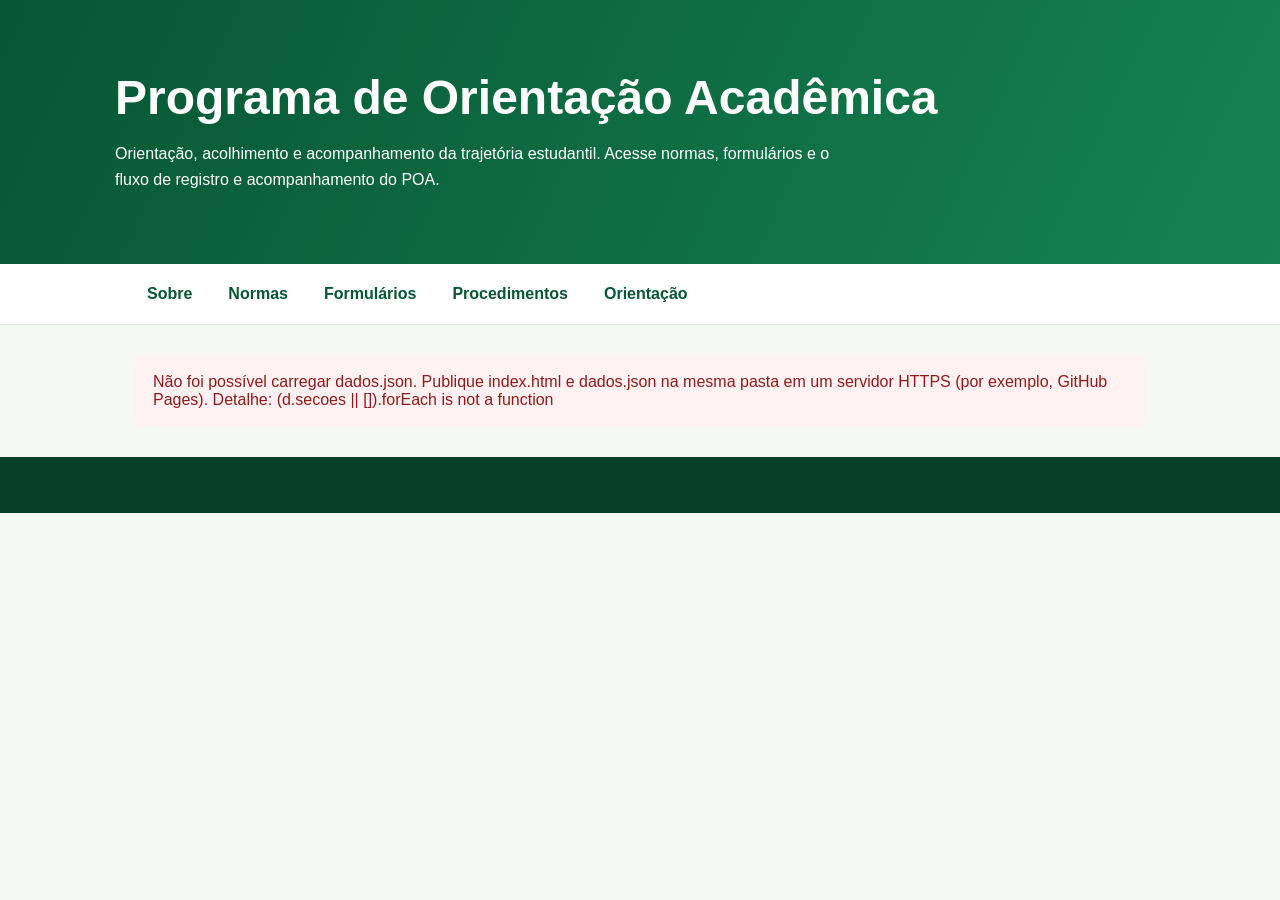
<file: index.html>
<!doctype html><html lang="pt-BR"><head><meta charset="utf-8"><meta name="viewport" content="width=device-width,initial-scale=1"><title>Programa de Orientação Acadêmica | Biomedicina UFPR</title><style>
:root{font-family:Arial,Helvetica,sans-serif;color:#173b2b;background:#f5f8f5}*{box-sizing:border-box}body{margin:0}header{background:linear-gradient(115deg,#075634,#168251);color:white;padding:54px max(22px,calc((100vw - 1050px)/2))}header small{letter-spacing:.08em}h1{font-size:clamp(2rem,4vw,3rem);margin:16px 0}header p{max-width:750px;line-height:1.65}nav{background:white;border-bottom:1px solid #dbe6dd;position:sticky;top:0;z-index:3}nav>div{max-width:1050px;margin:auto;display:flex;gap:12px;overflow:auto;padding:12px 20px}nav a{color:#075634;text-decoration:none;font-weight:bold;padding:9px 12px;white-space:nowrap;border-radius:7px}nav a:hover{background:#e5f3e9}main{max-width:1050px;margin:30px auto;padding:0 20px}section{scroll-margin-top:90px;background:white;border:1px solid #e0e9e2;border-radius:14px;padding:28px;margin-bottom:22px;box-shadow:0 2px 10px #123d2510}.eyebrow{color:#168251;font-size:.8rem;font-weight:bold;text-transform:uppercase;letter-spacing:.06em}h2{margin:8px 0 18px}p{line-height:1.65}.links{display:grid;grid-template-columns:repeat(auto-fit,minmax(250px,1fr));gap:12px;margin-top:18px}.link{border:1px solid #dbe7df;border-radius:10px;padding:16px;display:flex;flex-direction:column;gap:12px}.link strong{line-height:1.4}.btn{display:inline-block;background:#08613b;color:white!important;text-decoration:none;padding:10px 14px;border-radius:8px;font-weight:bold;width:fit-content}.btn:hover{background:#07492e}.notice{border-left:4px solid #168251;background:#eff8f1;padding:14px;margin:18px 0;border-radius:4px;line-height:1.55}details{border:1px solid #dbe7df;border-radius:10px;margin:10px 0;padding:14px}summary{cursor:pointer;font-weight:bold;line-height:1.5}details p{margin-bottom:0}footer{text-align:center;padding:28px;background:#073f2a;color:white;line-height:1.5}.error{color:#8c1b1b;background:#fff1f1;padding:18px;border-radius:8px}a:focus-visible,summary:focus-visible{outline:3px solid #e9b949} @media(max-width:600px){header{padding:36px 20px}section{padding:20px}}
</style></head><body><header id="hero"></header><nav><div id="nav"></div></nav><main id="main"><p>Carregando conteúdo…</p></main><footer id="footer"></footer><script>
const E=(tag,cls,text)=>{const x=document.createElement(tag);if(cls)x.className=cls;if(text!==undefined)x.textContent=String(text);return x};
const add=(parent,child)=>{parent.appendChild(child);return child};
function render(d){document.title=d.meta?.titulo||document.title;const hero=document.getElementById('hero');hero.replaceChildren();add(hero,E('small','',d.hero?.sobretitulo||''));add(hero,E('h1','',d.hero?.titulo||''));add(hero,E('p','',d.hero?.descricao||''));if(d.hero?.destinoBotao){const a=add(hero,E('a','btn',d.hero.textoBotao||'Saiba mais'));a.href=d.hero.destinoBotao}
const nav=document.getElementById('nav');nav.replaceChildren();(d.navegacao||[]).forEach(n=>{const a=add(nav,E('a','',n.texto||n.id));a.href='#'+n.id});const main=document.getElementById('main');main.replaceChildren();(d.secoes||[]).forEach(s=>{const section=add(main,E('section'));section.id=s.id;add(section,E('div','eyebrow',s.etiqueta||''));add(section,E('h2','',s.titulo||''));(s.paragrafos||[]).forEach(t=>add(section,E('p','',t)));if(s.aviso)add(section,E('div','notice',s.aviso));if(s.links?.length){const grid=add(section,E('div','links'));s.links.forEach(l=>{const card=add(grid,E('div','link'));add(card,E('strong','',l.titulo));if(l.url){const a=add(card,E('a','btn',l.botao||'Acessar'));a.href=l.url;a.target='_blank';a.rel='noopener noreferrer'}else add(card,E('span','', 'Link indisponível'))})}if(s.etapas?.length){s.etapas.forEach(step=>{const details=add(section,E('details'));add(details,E('summary','',`${step.numero}. ${step.titulo} — ${step.responsavel}`));add(details,E('p','',step.descricao))})}});document.getElementById('footer').textContent=d.rodape||''}
fetch('./dados.json',{cache:'no-store'}).then(r=>{if(!r.ok)throw Error('HTTP '+r.status);return r.json()}).then(render).catch(e=>{document.getElementById('main').replaceChildren(E('div','error','Não foi possível carregar dados.json. Publique index.html e dados.json na mesma pasta em um servidor HTTPS (por exemplo, GitHub Pages). Detalhe: '+e.message));console.error(e)});
</script></body></html>
</file>
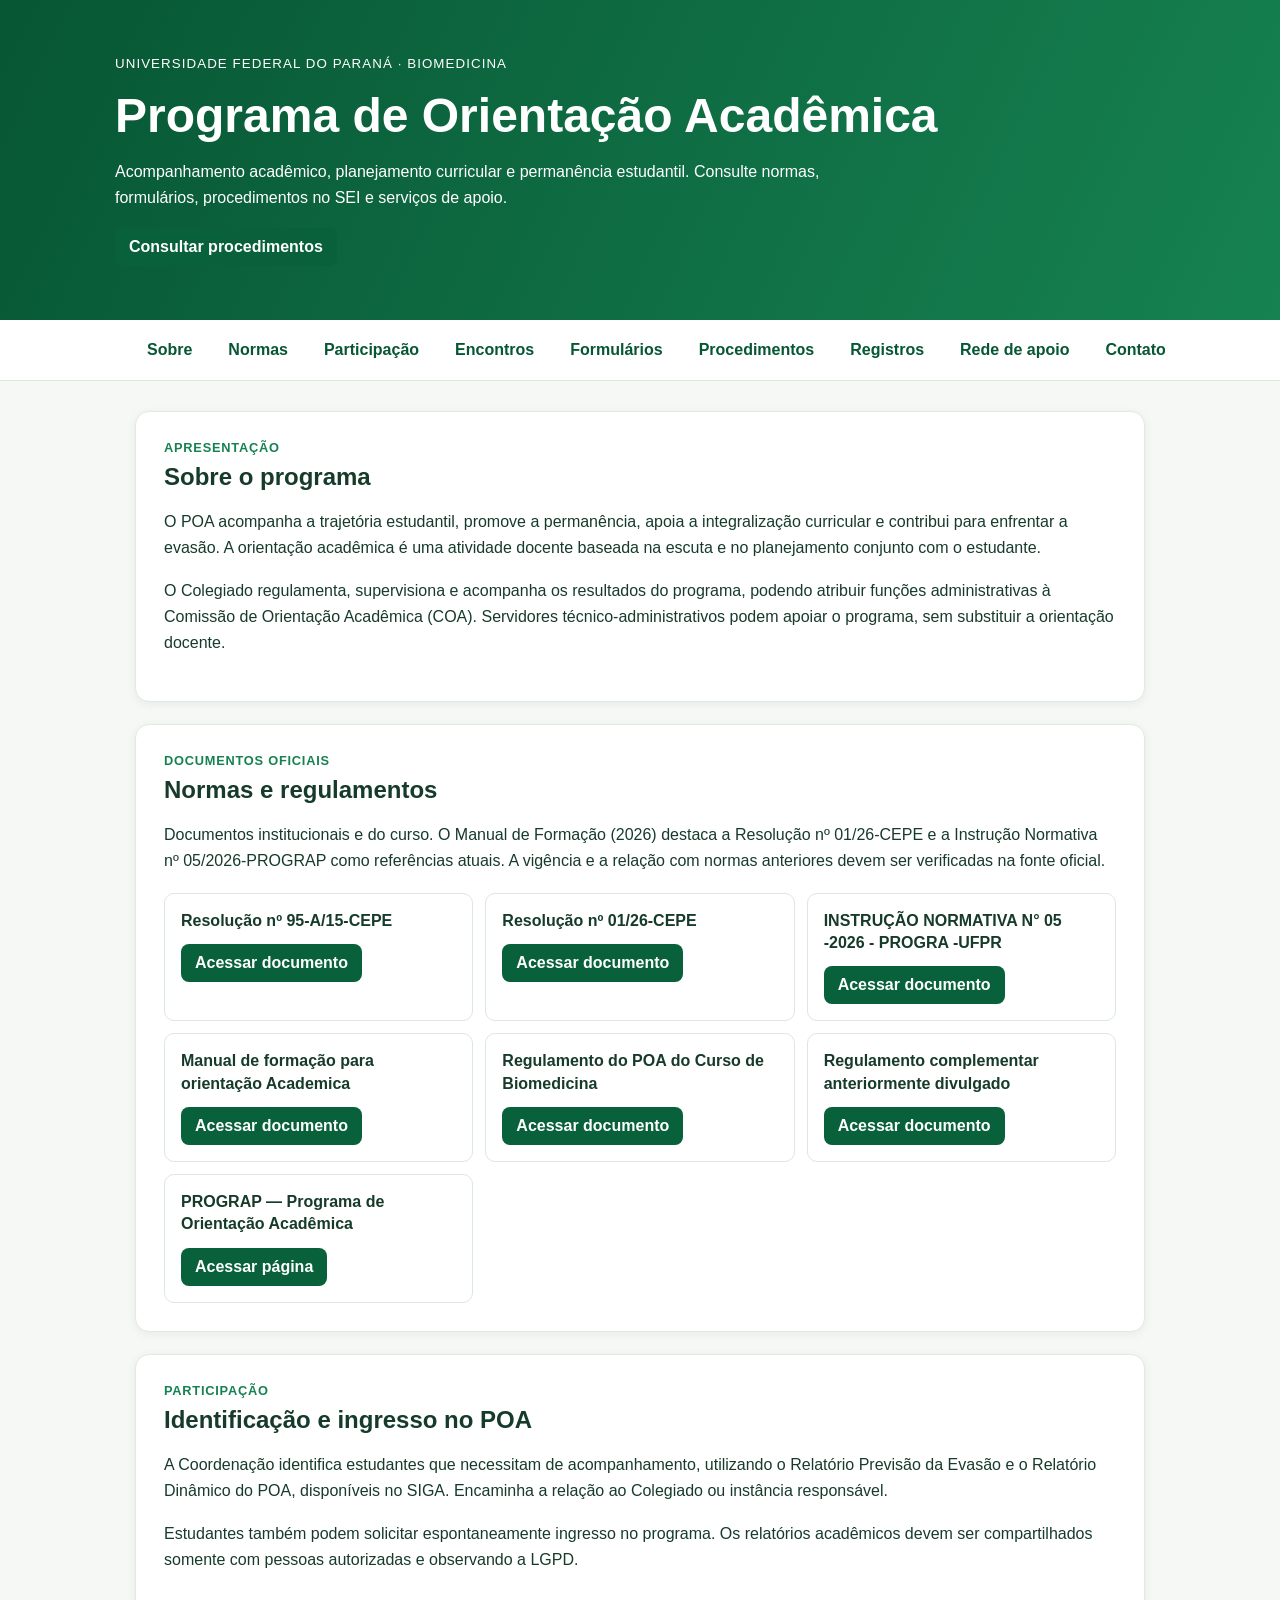
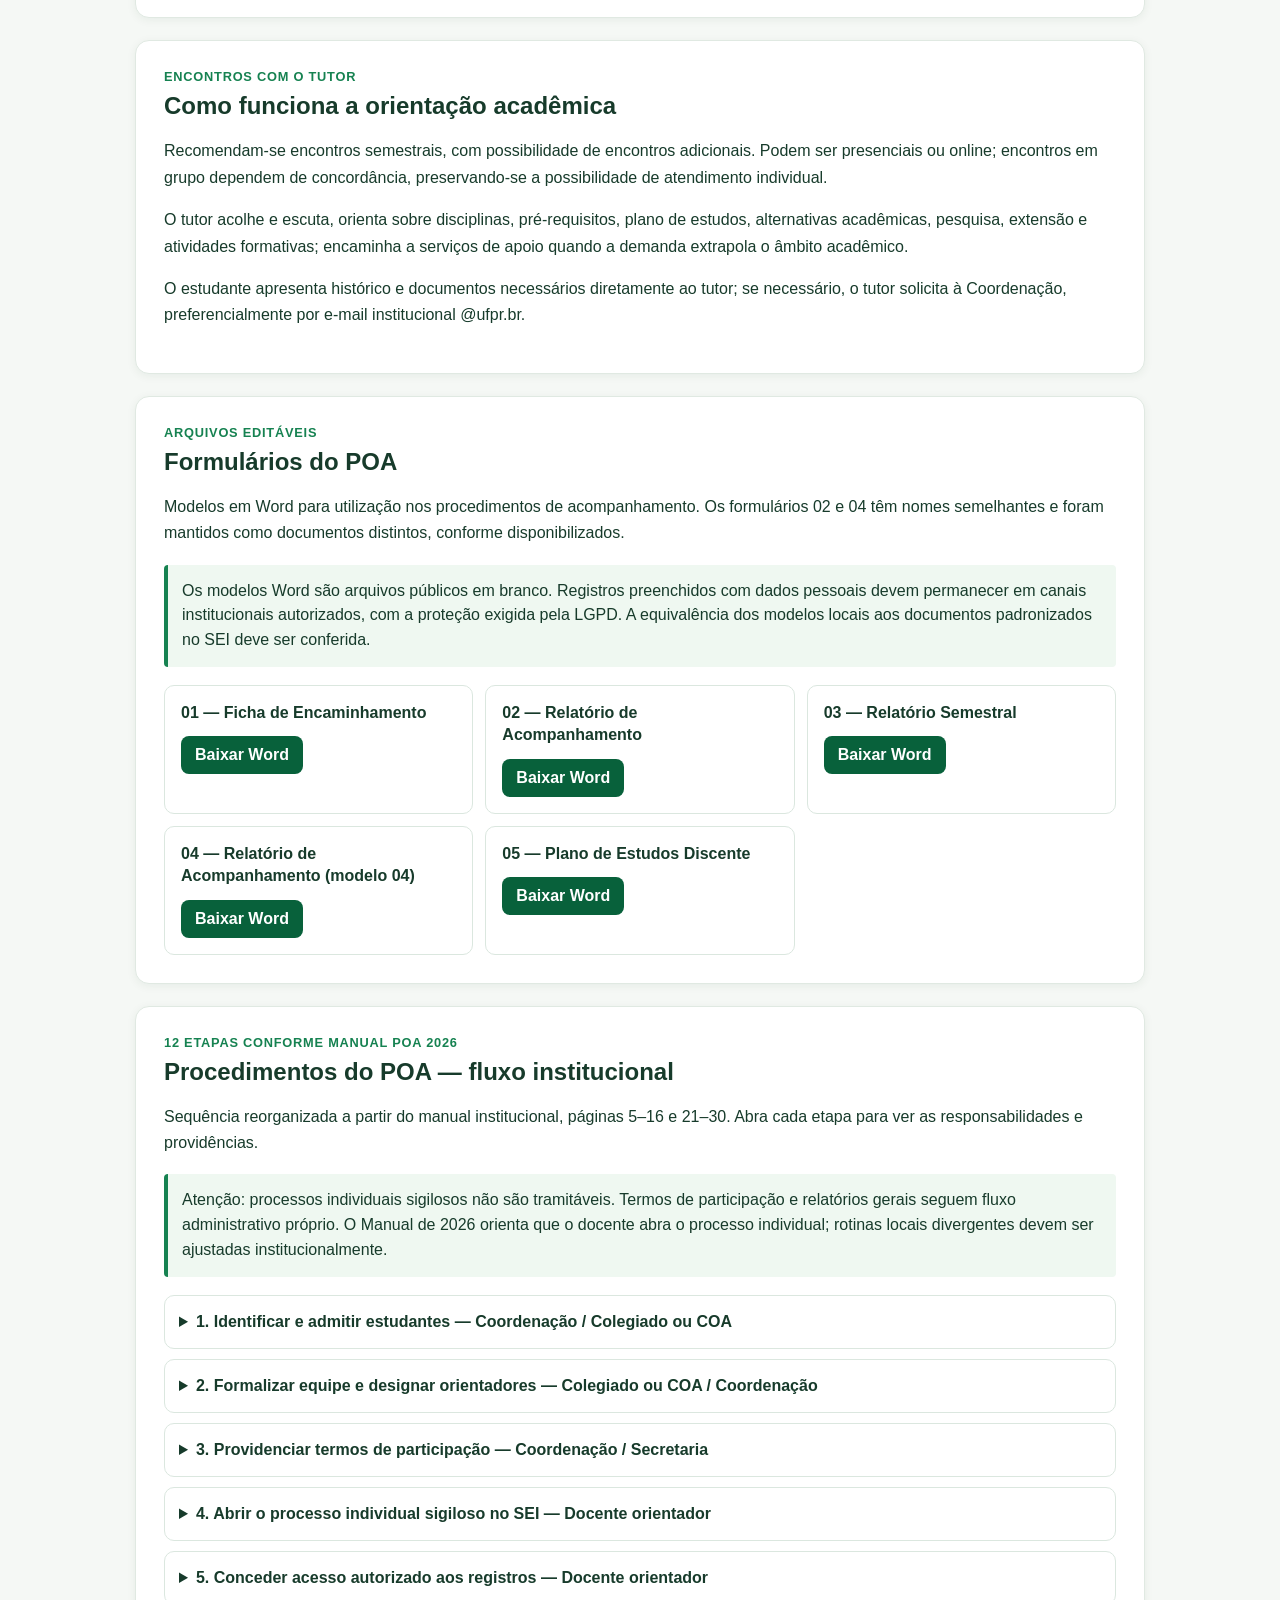
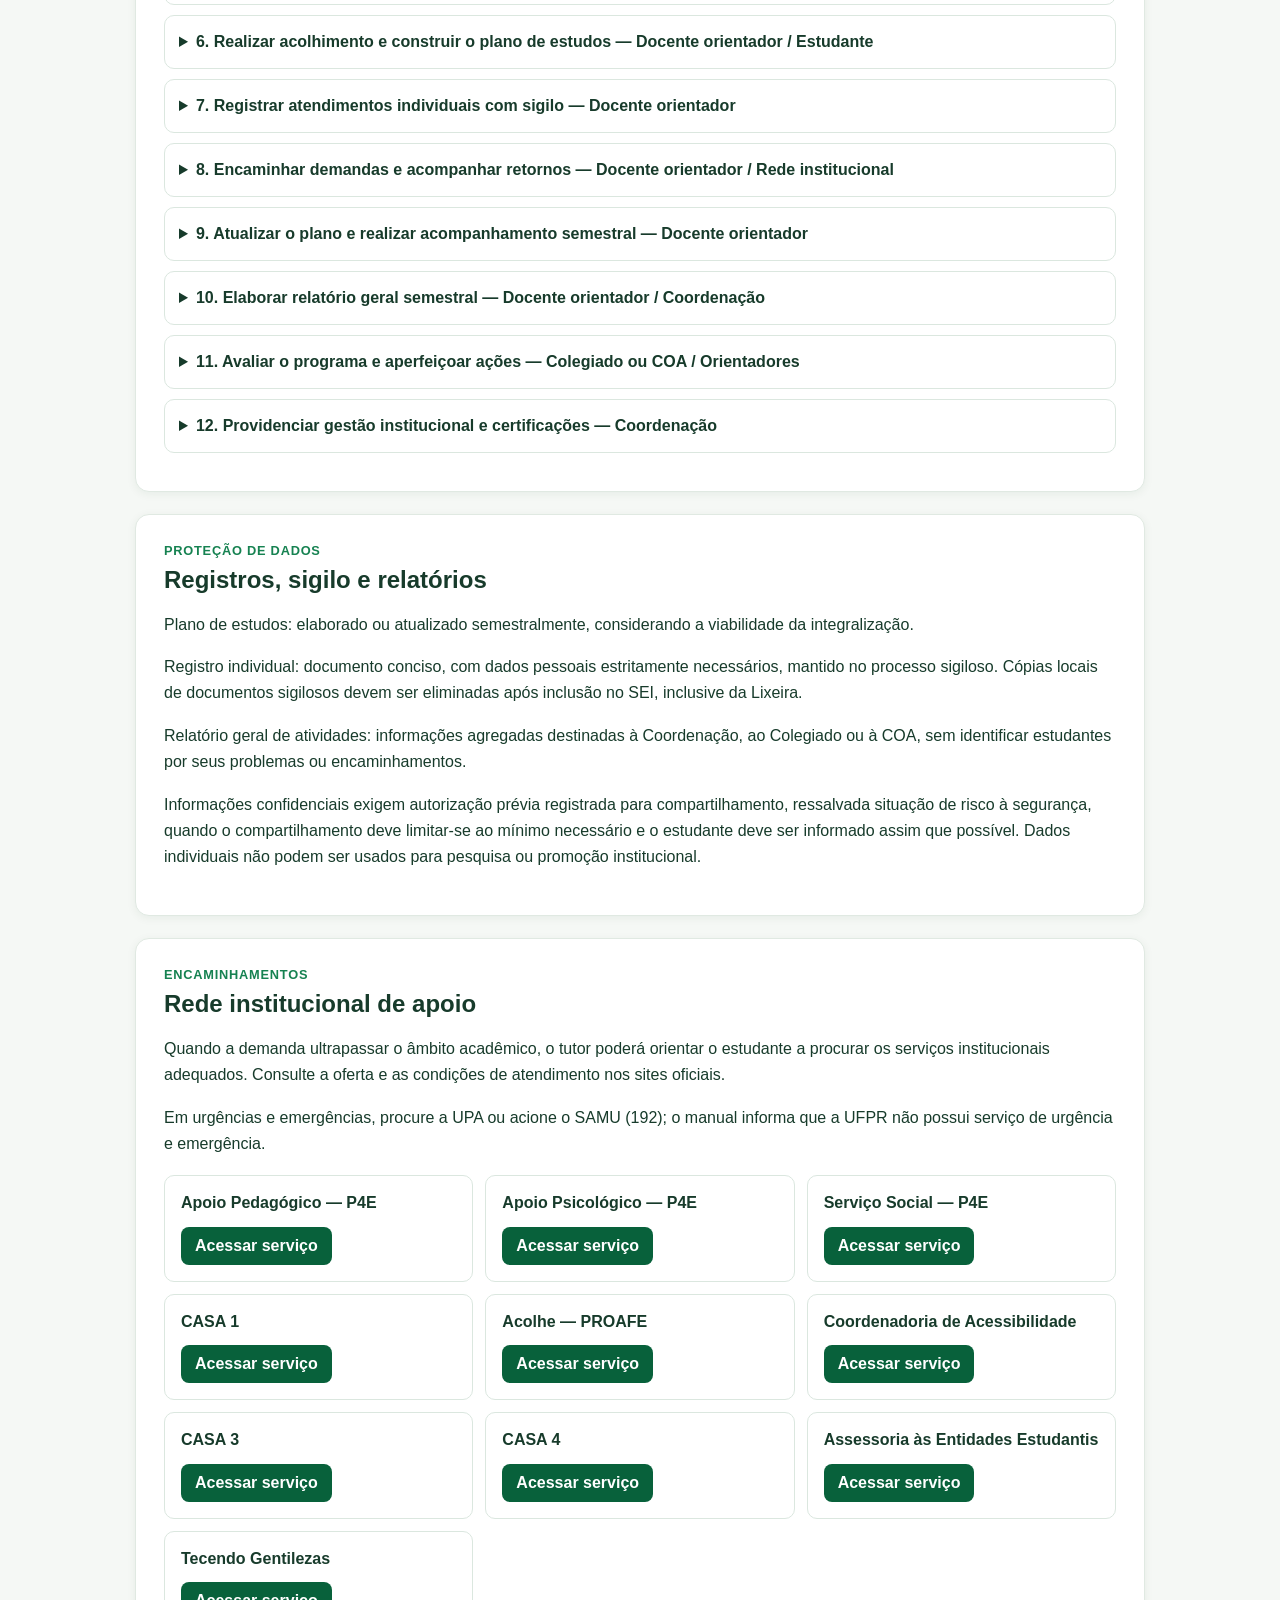
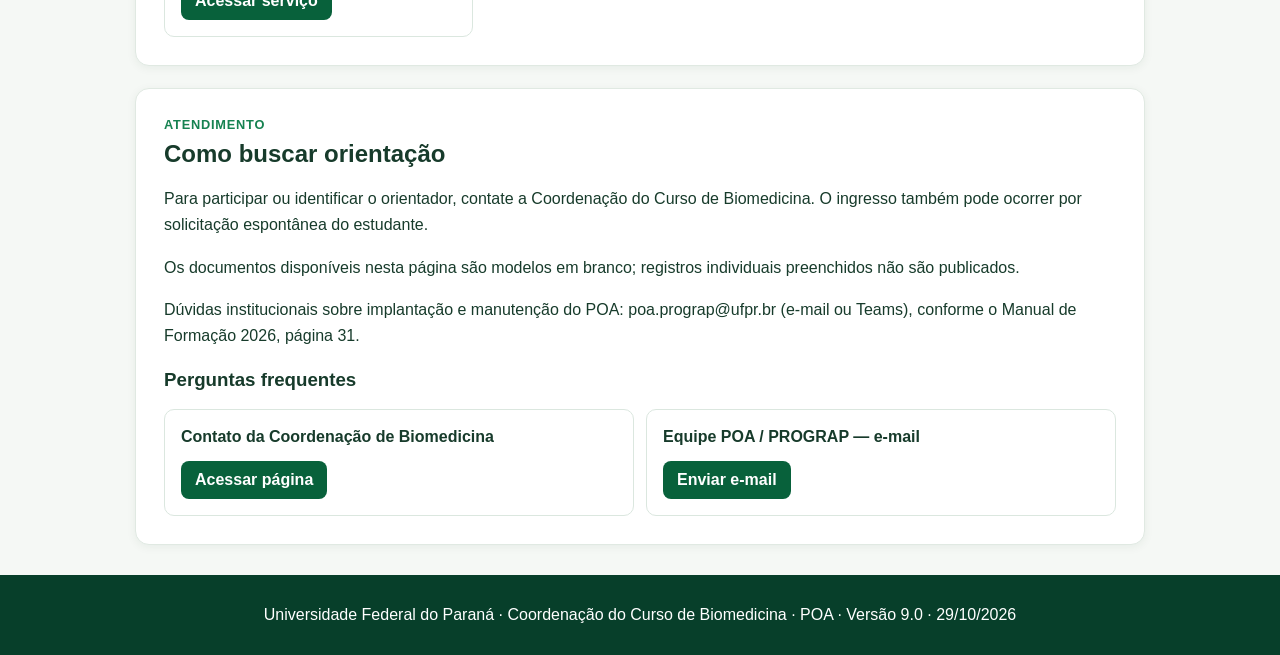
<file: index (1).html>
<!doctype html><html lang="pt-BR"><head><meta charset="utf-8"><meta name="viewport" content="width=device-width,initial-scale=1"><title>Programa de Orientação Acadêmica | Biomedicina UFPR</title><style>
:root{font-family:Arial,Helvetica,sans-serif;color:#173b2b;background:#f5f8f5}*{box-sizing:border-box}body{margin:0}header{background:linear-gradient(115deg,#075634,#168251);color:white;padding:54px max(22px,calc((100vw - 1050px)/2))}header small{letter-spacing:.08em}h1{font-size:clamp(2rem,4vw,3rem);margin:16px 0}header p{max-width:750px;line-height:1.65}nav{background:white;border-bottom:1px solid #dbe6dd;position:sticky;top:0;z-index:3}nav>div{max-width:1050px;margin:auto;display:flex;gap:12px;overflow:auto;padding:12px 20px}nav a{color:#075634;text-decoration:none;font-weight:bold;padding:9px 12px;white-space:nowrap;border-radius:7px}nav a:hover{background:#e5f3e9}main{max-width:1050px;margin:30px auto;padding:0 20px}html{scroll-behavior:smooth}section{scroll-margin-top:90px;background:white;border:1px solid #e0e9e2;border-radius:14px;padding:28px;margin-bottom:22px;box-shadow:0 2px 10px #123d2510}.eyebrow{color:#168251;font-size:.8rem;font-weight:bold;text-transform:uppercase;letter-spacing:.06em}h2{margin:8px 0 18px}p{line-height:1.65}.links{display:grid;grid-template-columns:repeat(auto-fit,minmax(250px,1fr));gap:12px;margin-top:18px}.link{border:1px solid #dbe7df;border-radius:10px;padding:16px;display:flex;flex-direction:column;gap:12px}.link strong{line-height:1.4}.btn{display:inline-block;background:#08613b;color:white!important;text-decoration:none;padding:10px 14px;border-radius:8px;font-weight:bold;width:fit-content}.btn:hover{background:#07492e}.notice{border-left:4px solid #168251;background:#eff8f1;padding:14px;margin:18px 0;border-radius:4px;line-height:1.55}details{border:1px solid #dbe7df;border-radius:10px;margin:10px 0;padding:14px}summary{cursor:pointer;font-weight:bold;line-height:1.5}details p{margin-bottom:0}footer{text-align:center;padding:28px;background:#073f2a;color:white;line-height:1.5}.error{color:#8c1b1b;background:#fff1f1;padding:18px;border-radius:8px}a:focus-visible,summary:focus-visible{outline:3px solid #e9b949} @media(max-width:600px){header{padding:36px 20px}section{padding:20px}}
</style></head><body><header id="hero"></header><nav><div id="nav"></div></nav><main id="main"><p>Carregando conteúdo…</p></main><footer id="footer"></footer><script>
const E=(tag,cls,text)=>{const x=document.createElement(tag);if(cls)x.className=cls;if(text!==undefined)x.textContent=String(text);return x};
const add=(parent,child)=>{parent.appendChild(child);return child};
function render(d){document.title=d.meta?.titulo||document.title;const hero=document.getElementById('hero');hero.replaceChildren();add(hero,E('small','',d.hero?.sobretitulo||''));add(hero,E('h1','',d.hero?.titulo||''));add(hero,E('p','',d.hero?.descricao||''));if(d.hero?.destinoBotao){const a=add(hero,E('a','btn',d.hero.textoBotao||'Saiba mais'));a.href=d.hero.destinoBotao}
const nav=document.getElementById('nav');nav.replaceChildren();(d.navegacao||[]).forEach(n=>{const a=add(nav,E('a','',n.texto||n.id));a.href='#'+n.id});const main=document.getElementById('main');main.replaceChildren();(d.secoes||[]).forEach(s=>{const section=add(main,E('section'));section.id=s.id;add(section,E('div','eyebrow',s.etiqueta||''));add(section,E('h2','',s.titulo||''));(s.paragrafos||[]).forEach(t=>add(section,E('p','',t)));if(s.subtitulo)add(section,E('h3','',s.subtitulo));if(s.aviso)add(section,E('div','notice',s.aviso));if(s.links?.length){const grid=add(section,E('div','links'));s.links.forEach(l=>{const card=add(grid,E('div','link'));add(card,E('strong','',l.titulo));if(l.url){const a=add(card,E('a','btn',l.botao||'Acessar'));a.href=l.url;a.target='_blank';a.rel='noopener noreferrer'}else add(card,E('span','', 'Link indisponível'))})}if(s.etapas?.length){s.etapas.forEach(step=>{const details=add(section,E('details'));add(details,E('summary','',`${step.numero}. ${step.titulo} — ${step.responsavel}`));add(details,E('p','',step.descricao))})}});document.getElementById('footer').textContent=d.rodape||''}
const dadosIncorporados = {"meta": {"titulo": "Programa de Orientação Acadêmica | Biomedicina UFPR", "versao": "9.0", "atualizacao": "2026-10-29", "instituicao": "Universidade Federal do Paraná", "unidade": "Coordenação do Curso de Biomedicina"}, "hero": {"sobretitulo": "UNIVERSIDADE FEDERAL DO PARANÁ · BIOMEDICINA", "titulo": "Programa de Orientação Acadêmica", "descricao": "Acompanhamento acadêmico, planejamento curricular e permanência estudantil. Consulte normas, formulários, procedimentos no SEI e serviços de apoio.", "textoBotao": "Consultar procedimentos", "destinoBotao": "#procedimentos"}, "navegacao": [{"id": "sobre", "texto": "Sobre"}, {"id": "normas", "texto": "Normas"}, {"id": "ingresso", "texto": "Participação"}, {"id": "encontros", "texto": "Encontros"}, {"id": "formularios", "texto": "Formulários"}, {"id": "procedimentos", "texto": "Procedimentos"}, {"id": "registros", "texto": "Registros"}, {"id": "apoio", "texto": "Rede de apoio"}, {"id": "duvidas", "texto": "Contato"}], "secoes": [{"id": "sobre", "etiqueta": "Apresentação", "titulo": "Sobre o programa", "paragrafos": ["O POA acompanha a trajetória estudantil, promove a permanência, apoia a integralização curricular e contribui para enfrentar a evasão. A orientação acadêmica é uma atividade docente baseada na escuta e no planejamento conjunto com o estudante.", "O Colegiado regulamenta, supervisiona e acompanha os resultados do programa, podendo atribuir funções administrativas à Comissão de Orientação Acadêmica (COA). Servidores técnico-administrativos podem apoiar o programa, sem substituir a orientação docente."]}, {"id": "normas", "etiqueta": "Documentos oficiais", "titulo": "Normas e regulamentos", "paragrafos": ["Documentos institucionais e do curso. O Manual de Formação (2026) destaca a Resolução nº 01/26-CEPE e a Instrução Normativa nº 05/2026-PROGRAP como referências atuais. A vigência e a relação com normas anteriores devem ser verificadas na fonte oficial."], "links": [{"titulo": "Resolução nº 95-A/15-CEPE", "url": "https://bio.ufpr.br/biomedicina/wp-content/uploads/sites/4/2026/10/Programa-de-Orientacao-Academica-dos-95-15-CEPE.pdf", "botao": "Acessar documento"}, {"titulo": "Resolução nº 01/26-CEPE", "url": "https://bio.ufpr.br/biomedicina/wp-content/uploads/sites/4/2026/10/Resolucao-01-2026-CEPE-Dispoe-sobre-o-Programa-de-Acompanhamento-e-Orientacao-Academica.pdf", "botao": "Acessar documento"}, {"titulo": "INSTRUÇÃO NORMATIVA N° 05 -2026 - PROGRA -UFPR", "url": "https://bio.ufpr.br/biomedicina/wp-content/uploads/sites/4/2026/10/INSTRUCAO-NORMATIVA-N°-05-2026-PROGRA-UFPR.pdf", "botao": "Acessar documento"}, {"titulo": "Manual de formação para orientação Academica", "url": "https://bio.ufpr.br/biomedicina/wp-content/uploads/sites/4/2026/10/Manual-de-formacao-para-orientacao-Academica.pdf", "botao": "Acessar documento"}, {"titulo": "Regulamento do POA do Curso de Biomedicina", "url": "https://bio.ufpr.br/biomedicina/wp-content/uploads/sites/4/2026/10/Biomedicina-POA.pdf", "botao": "Acessar documento"}, {"titulo": "Regulamento complementar anteriormente divulgado", "url": "https://bio.ufpr.br/biomedicina/wp-content/uploads/sites/4/2026/10/PROGRAMA-DE-ORIENTACAO-ACADEMICA.pdf", "botao": "Acessar documento"}, {"titulo": "PROGRAP — Programa de Orientação Acadêmica", "url": "https://prograp.ufpr.br/copeg/programa-de-orientacao-academica-poa/", "botao": "Acessar página"}]}, {"id": "ingresso", "titulo": "Identificação e ingresso no POA", "etiqueta": "Participação", "paragrafos": ["A Coordenação identifica estudantes que necessitam de acompanhamento, utilizando o Relatório Previsão da Evasão e o Relatório Dinâmico do POA, disponíveis no SIGA. Encaminha a relação ao Colegiado ou instância responsável.", "Estudantes também podem solicitar espontaneamente ingresso no programa. Os relatórios acadêmicos devem ser compartilhados somente com pessoas autorizadas e observando a LGPD."]}, {"id": "encontros", "titulo": "Como funciona a orientação acadêmica", "etiqueta": "Encontros com o tutor", "paragrafos": ["Recomendam-se encontros semestrais, com possibilidade de encontros adicionais. Podem ser presenciais ou online; encontros em grupo dependem de concordância, preservando-se a possibilidade de atendimento individual.", "O tutor acolhe e escuta, orienta sobre disciplinas, pré-requisitos, plano de estudos, alternativas acadêmicas, pesquisa, extensão e atividades formativas; encaminha a serviços de apoio quando a demanda extrapola o âmbito acadêmico.", "O estudante apresenta histórico e documentos necessários diretamente ao tutor; se necessário, o tutor solicita à Coordenação, preferencialmente por e-mail institucional @ufpr.br."]}, {"id": "formularios", "etiqueta": "Arquivos editáveis", "titulo": "Formulários do POA", "paragrafos": ["Modelos em Word para utilização nos procedimentos de acompanhamento. Os formulários 02 e 04 têm nomes semelhantes e foram mantidos como documentos distintos, conforme disponibilizados."], "links": [{"titulo": "01 — Ficha de Encaminhamento", "url": "https://bio.ufpr.br/biomedicina/wp-content/uploads/sites/4/2026/10/01_Ficha_de_Encaminhamento.docx", "botao": "Baixar Word"}, {"titulo": "02 — Relatório de Acompanhamento", "url": "https://bio.ufpr.br/biomedicina/wp-content/uploads/sites/4/2026/10/02_Relatorio_de_Acompanhamento.docx", "botao": "Baixar Word"}, {"titulo": "03 — Relatório Semestral", "url": "https://bio.ufpr.br/biomedicina/wp-content/uploads/sites/4/2026/10/03_Relatorio_Semestral.docx", "botao": "Baixar Word"}, {"titulo": "04 — Relatório de Acompanhamento (modelo 04)", "url": "https://bio.ufpr.br/biomedicina/wp-content/uploads/sites/4/2026/10/04_Relatorio_de_Acompanhamento.docx", "botao": "Baixar Word"}, {"titulo": "05 — Plano de Estudos Discente", "url": "https://bio.ufpr.br/biomedicina/wp-content/uploads/sites/4/2026/10/05_PLANO-DE-ESTUDOS-DISCENTE.docx", "botao": "Baixar Word"}], "aviso": "Os modelos Word são arquivos públicos em branco. Registros preenchidos com dados pessoais devem permanecer em canais institucionais autorizados, com a proteção exigida pela LGPD. A equivalência dos modelos locais aos documentos padronizados no SEI deve ser conferida."}, {"id": "procedimentos", "titulo": "Procedimentos do POA — fluxo institucional", "etiqueta": "12 etapas conforme Manual POA 2026", "paragrafos": ["Sequência reorganizada a partir do manual institucional, páginas 5–16 e 21–30. Abra cada etapa para ver as responsabilidades e providências."], "aviso": "Atenção: processos individuais sigilosos não são tramitáveis. Termos de participação e relatórios gerais seguem fluxo administrativo próprio. O Manual de 2026 orienta que o docente abra o processo individual; rotinas locais divergentes devem ser ajustadas institucionalmente.", "etapas": [{"numero": 1, "responsavel": "Coordenação / Colegiado ou COA", "titulo": "Identificar e admitir estudantes", "descricao": "Utilizar relatórios do SIGA e receber pedidos espontâneos; encaminhar ao Colegiado ou à instância administrativa responsável a relação de estudantes a acompanhar."}, {"numero": 2, "responsavel": "Colegiado ou COA / Coordenação", "titulo": "Formalizar equipe e designar orientadores", "descricao": "Designar docentes efetivos para a orientação e formalizar a equipe. A Secretaria e técnicos podem apoiar atividades administrativas; a orientação acadêmica permanece como atribuição docente."}, {"numero": 3, "responsavel": "Coordenação / Secretaria", "titulo": "Providenciar termos de participação", "descricao": "Coletar Termo de Aceite e Sigilo dos estudantes maiores de 18 anos; para menores, Termo de Ciência e Autorização assinado por responsável legal. Utilizar os documentos padronizados no SEI; para assinaturas externas, habilitar usuário externo. O manual recomenda processo específico para os termos, com acesso restrito."}, {"numero": 4, "responsavel": "Docente orientador", "titulo": "Abrir o processo individual sigiloso no SEI", "descricao": "Iniciar o processo “Programa de Orientação Acadêmica (POA) - Registro Individual de Orientação Acadêmica”, marcando nível de acesso sigiloso. O processo é destinado à guarda e registro individual e NÃO pode ser tramitado."}, {"numero": 5, "responsavel": "Docente orientador", "titulo": "Conceder acesso autorizado aos registros", "descricao": "No processo individual, usar “Gerenciar Disponibilizações de Acesso Externo” para estudante ou responsável legal, com “Acompanhamento integral do processo”; não habilitar inclusão de documentos. Definir validade aproximada até a integralização do curso, conforme manual. Restringir acesso às pessoas autorizadas."}, {"numero": 6, "responsavel": "Docente orientador / Estudante", "titulo": "Realizar acolhimento e construir o plano de estudos", "descricao": "Realizar atendimento em ambiente de confiança, analisar histórico, dificuldades, pré-requisitos e alternativas acadêmicas. Elaborar plano de estudos viável a cada semestre, conjuntamente ou a partir de proposta do estudante."}, {"numero": 7, "responsavel": "Docente orientador", "titulo": "Registrar atendimentos individuais com sigilo", "descricao": "Quando houver situações particulares, registrar de forma concisa e objetiva no processo sigiloso; evitar detalhes íntimos e identificação desnecessária de terceiros. O SEI disponibiliza o modelo “PROGRAP POA: Registro Individual de OA”. Registrar autorização prévia antes de compartilhar dados, ressalvadas situações de risco conforme o manual."}, {"numero": 8, "responsavel": "Docente orientador / Rede institucional", "titulo": "Encaminhar demandas e acompanhar retornos", "descricao": "Orientar sobre serviços de apoio pedagógico, psicológico, social, acessibilidade e acolhimento. Acompanhar encaminhamentos, mantendo o mínimo necessário de dados e a confidencialidade."}, {"numero": 9, "responsavel": "Docente orientador", "titulo": "Atualizar o plano e realizar acompanhamento semestral", "descricao": "Reavaliar o plano de estudos a cada semestre e realizar novos encontros quando necessário. Para ações coletivas sem exposição de informações pessoais, basta registro geral da atividade e participantes."}, {"numero": 10, "responsavel": "Docente orientador / Coordenação", "titulo": "Elaborar relatório geral semestral", "descricao": "Produzir “PROGRAP POA: Relatório das Atividades do POA”, com dados gerais sem associar estudantes a situações particulares. Encaminhar semestralmente à Coordenação por processo administrativo SEI com acesso restrito e fundamento na LGPD; NÃO tramitar o processo individual sigiloso."}, {"numero": 11, "responsavel": "Colegiado ou COA / Orientadores", "titulo": "Avaliar o programa e aperfeiçoar ações", "descricao": "Analisar resultados agregados e necessidades de melhoria. O manual permite substituir relatórios gerais por atas de reuniões de avaliação que contenham os mesmos elementos, sem expor casos individuais."}, {"numero": 12, "responsavel": "Coordenação", "titulo": "Providenciar gestão institucional e certificações", "descricao": "Solicitar semestralmente a alocação ou liberação de carga horária docente, certificar participantes e prestar informações necessárias à PROGRAP, respeitando o sigilo."}]}, {"id": "registros", "titulo": "Registros, sigilo e relatórios", "etiqueta": "Proteção de dados", "paragrafos": ["Plano de estudos: elaborado ou atualizado semestralmente, considerando a viabilidade da integralização.", "Registro individual: documento conciso, com dados pessoais estritamente necessários, mantido no processo sigiloso. Cópias locais de documentos sigilosos devem ser eliminadas após inclusão no SEI, inclusive da Lixeira.", "Relatório geral de atividades: informações agregadas destinadas à Coordenação, ao Colegiado ou à COA, sem identificar estudantes por seus problemas ou encaminhamentos.", "Informações confidenciais exigem autorização prévia registrada para compartilhamento, ressalvada situação de risco à segurança, quando o compartilhamento deve limitar-se ao mínimo necessário e o estudante deve ser informado assim que possível. Dados individuais não podem ser usados para pesquisa ou promoção institucional."]}, {"id": "apoio", "titulo": "Rede institucional de apoio", "etiqueta": "Encaminhamentos", "paragrafos": ["Quando a demanda ultrapassar o âmbito acadêmico, o tutor poderá orientar o estudante a procurar os serviços institucionais adequados. Consulte a oferta e as condições de atendimento nos sites oficiais.", "Em urgências e emergências, procure a UPA ou acione o SAMU (192); o manual informa que a UFPR não possui serviço de urgência e emergência."], "links": [{"titulo": "Apoio Pedagógico — P4E", "url": "https://p4e.ufpr.br/atendimento/atendimento-pedagogico/", "botao": "Acessar serviço"}, {"titulo": "Apoio Psicológico — P4E", "url": "https://p4e.ufpr.br/atendimento/atendimento-psicologico/", "botao": "Acessar serviço"}, {"titulo": "Serviço Social — P4E", "url": "https://p4e.ufpr.br/atendimento/atendimento-social/", "botao": "Acessar serviço"}, {"titulo": "CASA 1", "url": "https://p4e.ufpr.br/casa-1/", "botao": "Acessar serviço"}, {"titulo": "Acolhe — PROAFE", "url": "https://proafe.ufpr.br/contato-7/", "botao": "Acessar serviço"}, {"titulo": "Coordenadoria de Acessibilidade", "url": "https://proafe.ufpr.br/coordenadoria-de-acessibilidade/", "botao": "Acessar serviço"}, {"titulo": "CASA 3", "url": "https://progepe.ufpr.br/progepe/caiss/casa3/", "botao": "Acessar serviço"}, {"titulo": "CASA 4", "url": "https://progepe.ufpr.br/progepe/caiss/casa4/", "botao": "Acessar serviço"}, {"titulo": "Assessoria às Entidades Estudantis", "url": "https://p4e.ufpr.br/assessoria-as-entidades-estudantis/", "botao": "Acessar serviço"}, {"titulo": "Tecendo Gentilezas", "url": "https://p4e.ufpr.br/tecendo-gentilezas/", "botao": "Acessar serviço"}]}, {"id": "duvidas", "etiqueta": "Atendimento", "titulo": "Como buscar orientação", "paragrafos": ["Para participar ou identificar o orientador, contate a Coordenação do Curso de Biomedicina. O ingresso também pode ocorrer por solicitação espontânea do estudante.", "Os documentos disponíveis nesta página são modelos em branco; registros individuais preenchidos não são publicados.", "Dúvidas institucionais sobre implantação e manutenção do POA: poa.prograp@ufpr.br (e-mail ou Teams), conforme o Manual de Formação 2026, página 31."], "links": [{"titulo": "Contato da Coordenação de Biomedicina", "url": "https://bio.ufpr.br/biomedicina/contato/", "botao": "Acessar página"}, {"titulo": "Equipe POA / PROGRAP — e-mail", "url": "mailto:poa.prograp@ufpr.br", "botao": "Enviar e-mail"}], "subtitulo": "Perguntas frequentes"}], "rodape": "Universidade Federal do Paraná · Coordenação do Curso de Biomedicina · POA · Versão 9.0 · 29/10/2026"};
try { render(dadosIncorporados); } catch(e) { console.error(e); document.getElementById('main').textContent='Erro ao apresentar conteúdo: '+e.message; }
</script></body></html>
</file>
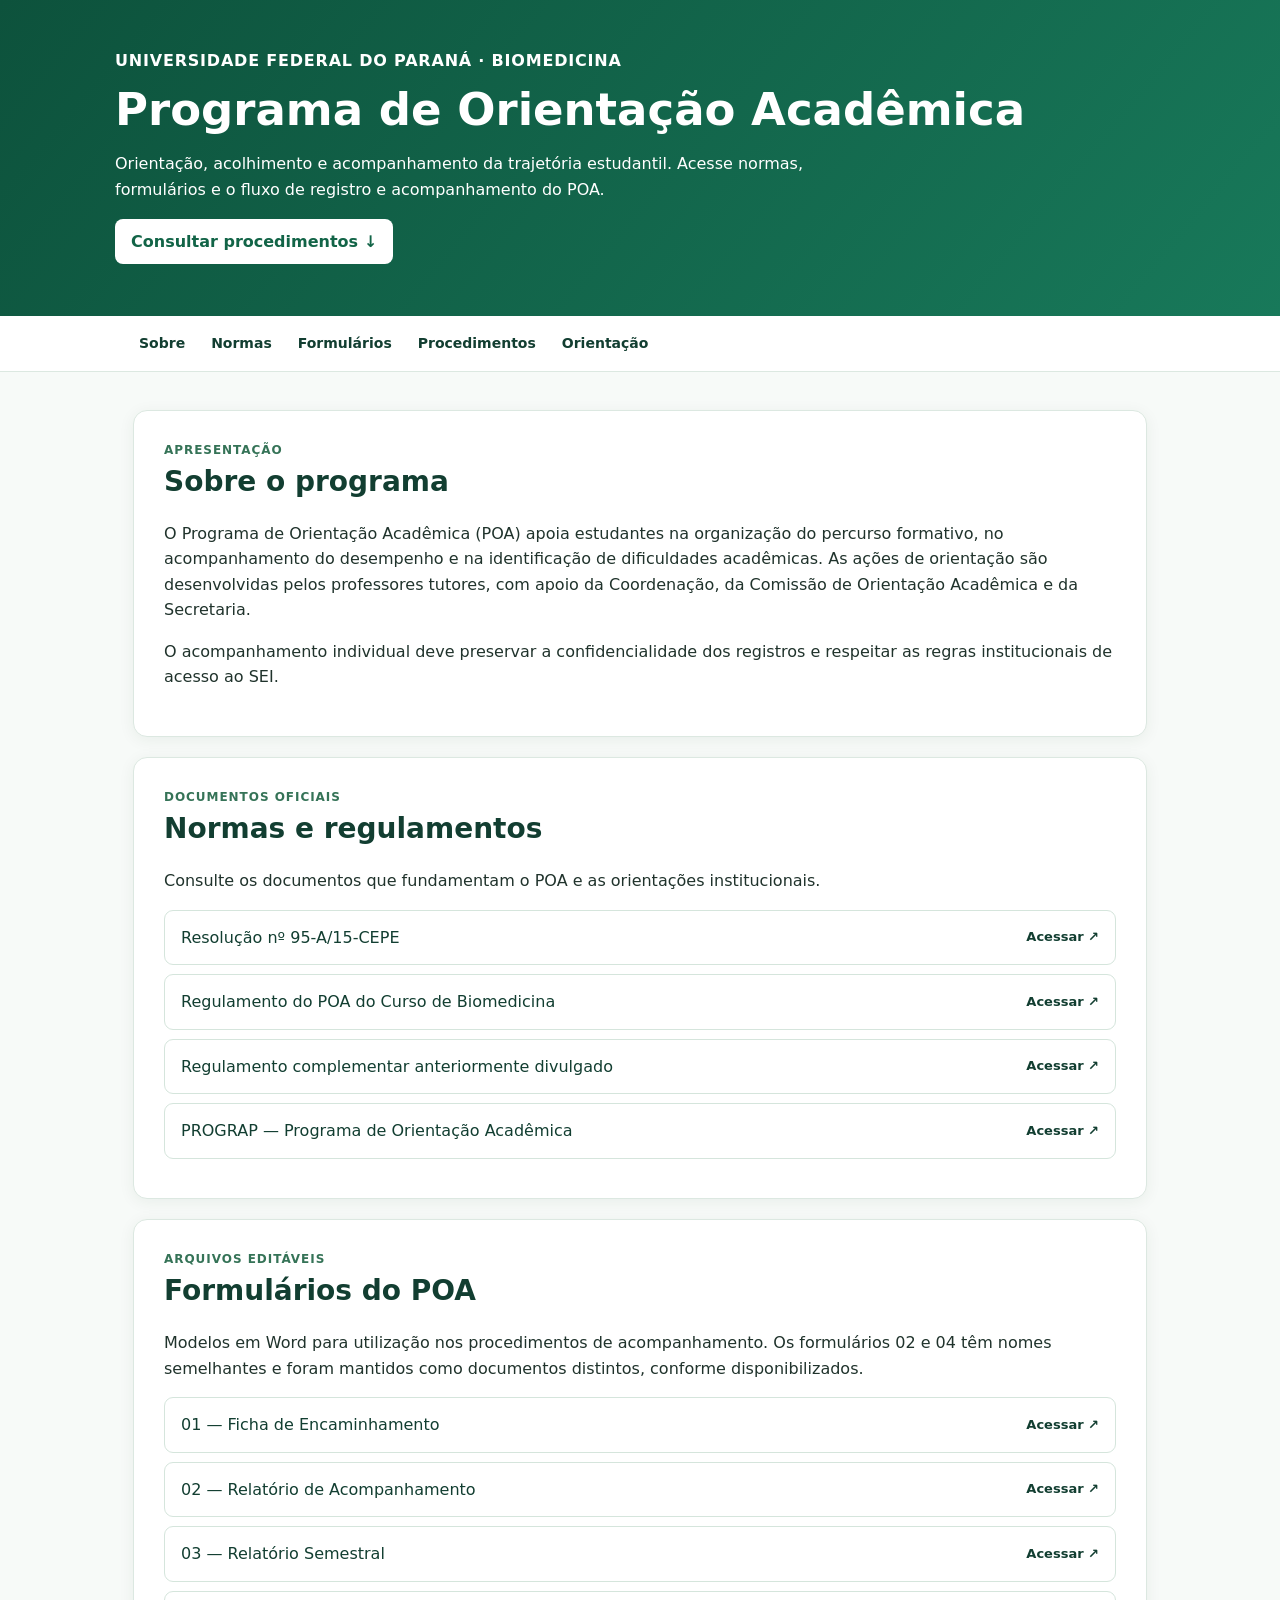
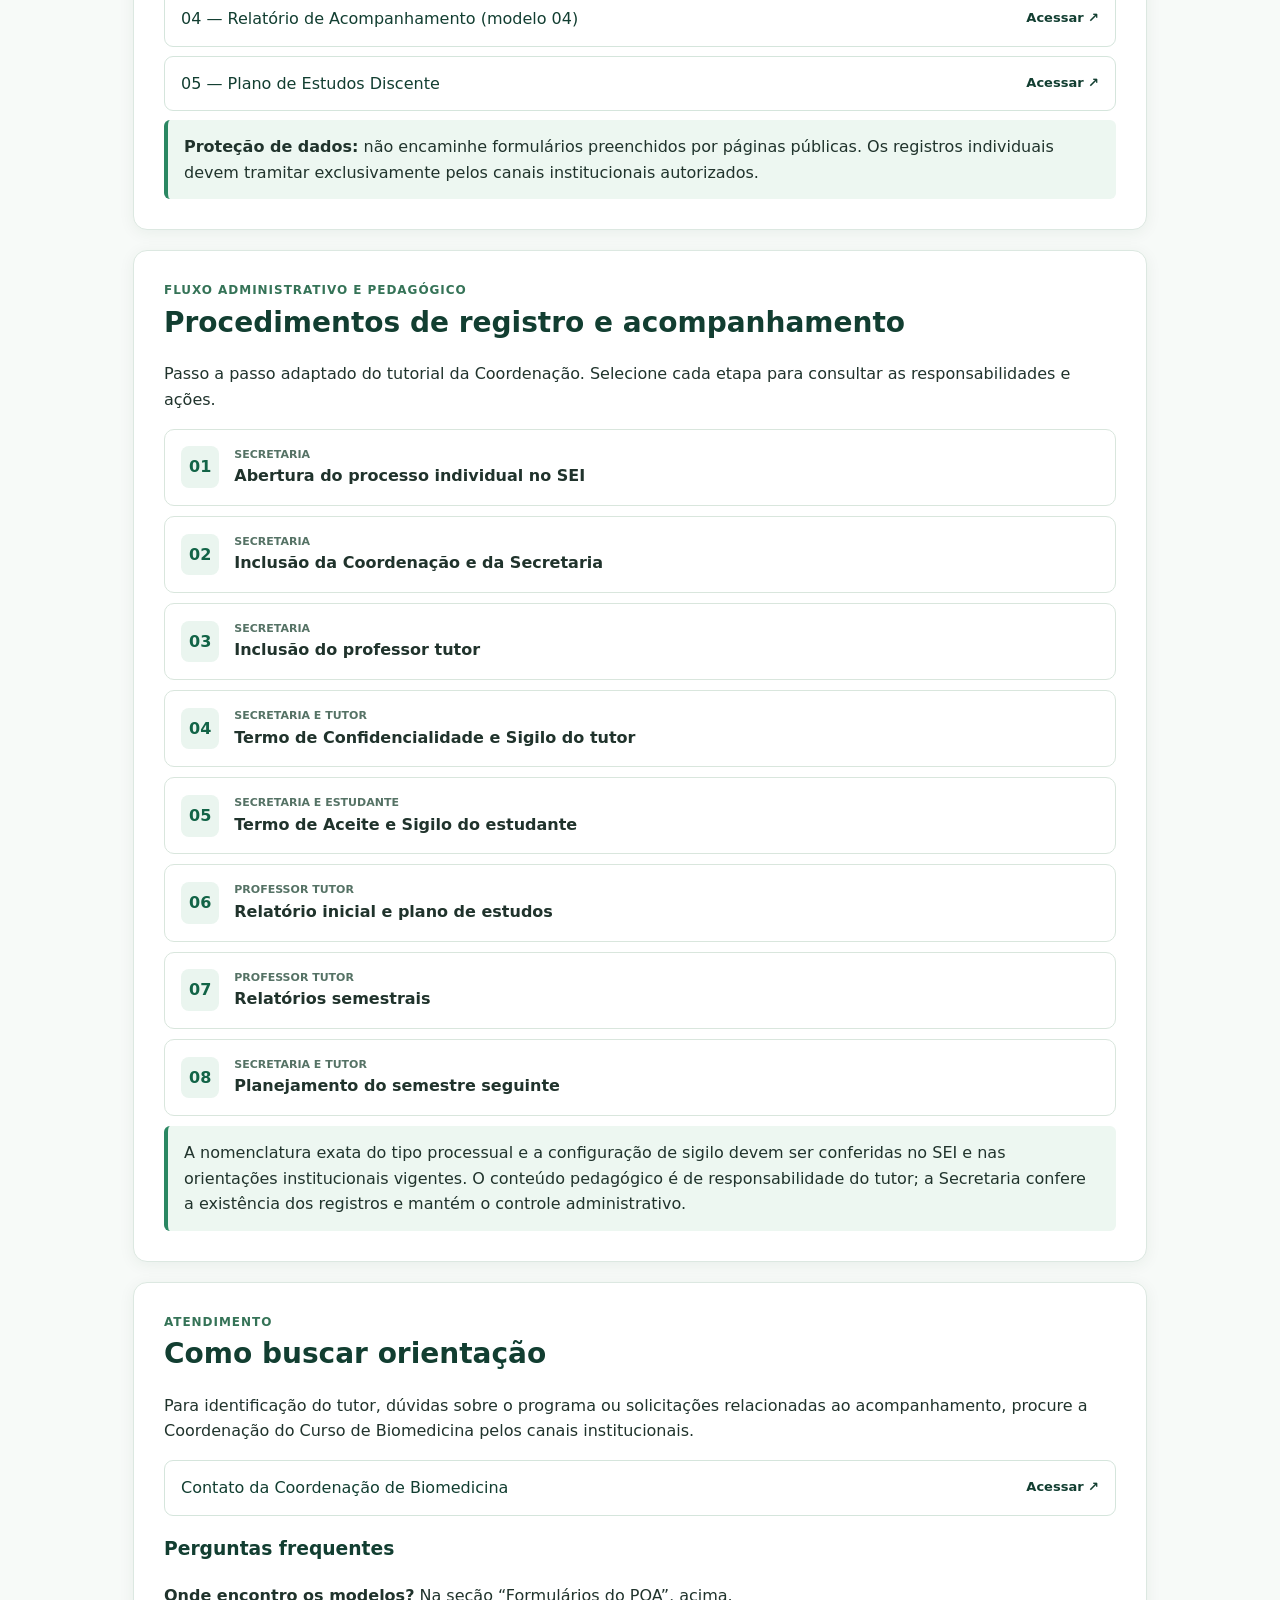
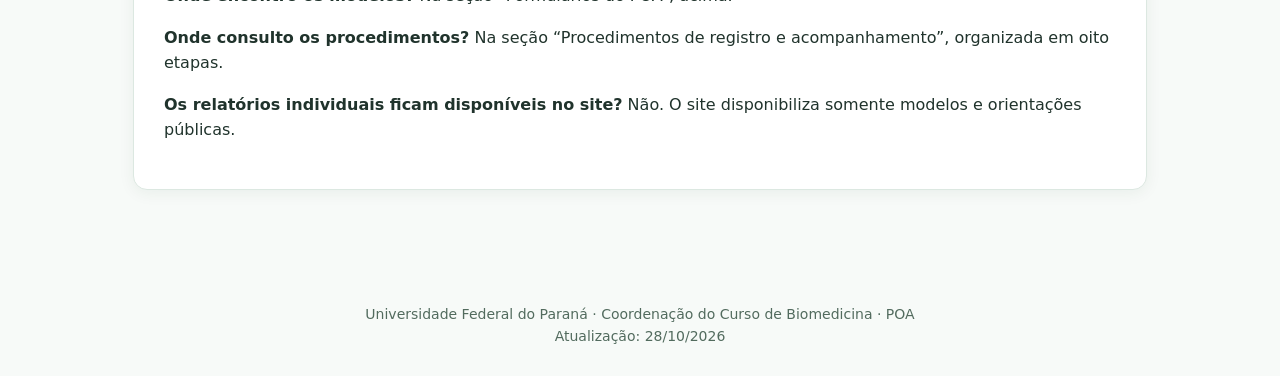
<file: index (3).html>
<!doctype html><html lang="pt-BR"><head><meta charset="utf-8"><meta name="viewport" content="width=device-width,initial-scale=1"><meta name="description" content="Programa de Orientação Acadêmica do Curso de Biomedicina da UFPR: regulamentos, formulários e procedimentos."><title>Programa de Orientação Acadêmica | Biomedicina UFPR</title><style>
:root{--green:#126447;--dark:#123e31;--light:#eaf5ef;--ink:#20332c}*{box-sizing:border-box}html{scroll-behavior:smooth}body{margin:0;background:#f7faf8;color:var(--ink);font:16px/1.6 system-ui,-apple-system,Segoe UI,Arial,sans-serif}header{background:linear-gradient(130deg,#0d523c,#18795a);color:white;padding:48px max(20px,calc((100vw - 1050px)/2)) 52px}header h1{font-size:clamp(28px,4vw,45px);line-height:1.15;margin:10px 0}header p{max-width:720px}nav{background:white;border-bottom:1px solid #dce8e1;position:sticky;top:0;z-index:2}nav div{max-width:1050px;margin:auto;display:flex;flex-wrap:wrap;gap:6px;padding:10px 14px}nav a{font-size:14px;padding:6px 10px;color:var(--dark);text-decoration:none;font-weight:650}nav a:hover{background:var(--light);border-radius:7px}main{max-width:1050px;margin:auto;padding:18px 18px 65px}section{background:white;border:1px solid #dce8e1;border-radius:14px;padding:clamp(18px,3vw,30px);margin:20px 0;box-shadow:0 3px 16px #103f2710}h2{font-size:clamp(22px,3vw,28px);color:var(--dark);margin:0 0 10px}h3{color:var(--dark)}.eyebrow{font-size:12px;letter-spacing:.08em;text-transform:uppercase;font-weight:800;color:#357357}.file{display:flex;justify-content:space-between;align-items:center;gap:12px;padding:14px 16px;margin:9px 0;border:1px solid #d5e5dc;border-radius:9px;text-decoration:none;color:var(--dark)}.file:hover{background:var(--light)}.file strong{white-space:nowrap;font-size:13px}details{border:1px solid #d9e6dd;border-radius:10px;margin:10px 0;overflow:hidden}summary{display:flex;align-items:center;gap:15px;padding:16px;cursor:pointer;list-style:none}summary::-webkit-details-marker{display:none}summary b,summary small{display:block}summary small{color:#557265;font-weight:700;text-transform:uppercase;font-size:11px}details p{padding:0 18px 17px 63px;margin:0}details[open]{background:#f5faf7}.num{background:var(--light);color:var(--green);padding:8px;border-radius:8px;font-weight:800}.notice{border-left:4px solid #2a8762;background:#edf7f1;padding:14px 16px;border-radius:6px}.btn{display:inline-block;background:white;color:var(--green);border-radius:8px;padding:10px 16px;font-weight:750;text-decoration:none}footer{text-align:center;padding:28px;color:#526b5e;font-size:14px}@media(max-width:600px){nav{position:static}.file{align-items:flex-start;flex-direction:column}details p{padding-left:18px}}</style></head><body>
<header><div style="font-weight:700;letter-spacing:.05em">UNIVERSIDADE FEDERAL DO PARANÁ · BIOMEDICINA</div><h1>Programa de Orientação Acadêmica</h1><p>Orientação, acolhimento e acompanhamento da trajetória estudantil. Acesse normas, formulários e o fluxo de registro e acompanhamento do POA.</p><a class="btn" href="#procedimentos">Consultar procedimentos ↓</a></header>
<nav aria-label="Navegação"><div><a href="#sobre">Sobre</a><a href="#normas">Normas</a><a href="#formularios">Formulários</a><a href="#procedimentos">Procedimentos</a><a href="#duvidas">Orientação</a></div></nav><main>
<section id="sobre"><div class="eyebrow">Apresentação</div><h2>Sobre o programa</h2><p>O Programa de Orientação Acadêmica (POA) apoia estudantes na organização do percurso formativo, no acompanhamento do desempenho e na identificação de dificuldades acadêmicas. As ações de orientação são desenvolvidas pelos professores tutores, com apoio da Coordenação, da Comissão de Orientação Acadêmica e da Secretaria.</p><p>O acompanhamento individual deve preservar a confidencialidade dos registros e respeitar as regras institucionais de acesso ao SEI.</p></section>
<section id="normas"><div class="eyebrow">Documentos oficiais</div><h2>Normas e regulamentos</h2><p>Consulte os documentos que fundamentam o POA e as orientações institucionais.</p><a class="file" href="https://bio.ufpr.br/biomedicina/wp-content/uploads/sites/4/2026/10/Programa-de-Orientacao-Academica-dos-95-15-CEPE.pdf" target="_blank" rel="noopener noreferrer"><span>Resolução nº 95-A/15-CEPE</span><strong>Acessar ↗</strong></a><a class="file" href="https://bio.ufpr.br/biomedicina/wp-content/uploads/sites/4/2026/10/Biomedicina-POA.pdf" target="_blank" rel="noopener noreferrer"><span>Regulamento do POA do Curso de Biomedicina</span><strong>Acessar ↗</strong></a><a class="file" href="https://bio.ufpr.br/biomedicina/wp-content/uploads/sites/4/2026/10/PROGRAMA-DE-ORIENTACAO-ACADEMICA.pdf" target="_blank" rel="noopener noreferrer"><span>Regulamento complementar anteriormente divulgado</span><strong>Acessar ↗</strong></a><a class="file" href="https://prograp.ufpr.br/copeg/programa-de-orientacao-academica-poa/" target="_blank" rel="noopener noreferrer"><span>PROGRAP — Programa de Orientação Acadêmica</span><strong>Acessar ↗</strong></a></section>
<section id="formularios"><div class="eyebrow">Arquivos editáveis</div><h2>Formulários do POA</h2><p>Modelos em Word para utilização nos procedimentos de acompanhamento. Os formulários 02 e 04 têm nomes semelhantes e foram mantidos como documentos distintos, conforme disponibilizados.</p><a class="file" href="https://bio.ufpr.br/biomedicina/wp-content/uploads/sites/4/2026/10/01_Ficha_de_Encaminhamento.docx" target="_blank" rel="noopener noreferrer"><span>01 — Ficha de Encaminhamento</span><strong>Acessar ↗</strong></a><a class="file" href="https://bio.ufpr.br/biomedicina/wp-content/uploads/sites/4/2026/10/02_Relatorio_de_Acompanhamento.docx" target="_blank" rel="noopener noreferrer"><span>02 — Relatório de Acompanhamento</span><strong>Acessar ↗</strong></a><a class="file" href="https://bio.ufpr.br/biomedicina/wp-content/uploads/sites/4/2026/10/03_Relatorio_Semestral.docx" target="_blank" rel="noopener noreferrer"><span>03 — Relatório Semestral</span><strong>Acessar ↗</strong></a><a class="file" href="https://bio.ufpr.br/biomedicina/wp-content/uploads/sites/4/2026/10/04_Relatorio_de_Acompanhamento.docx" target="_blank" rel="noopener noreferrer"><span>04 — Relatório de Acompanhamento (modelo 04)</span><strong>Acessar ↗</strong></a><a class="file" href="https://bio.ufpr.br/biomedicina/wp-content/uploads/sites/4/2026/10/05_PLANO-DE-ESTUDOS-DISCENTE.docx" target="_blank" rel="noopener noreferrer"><span>05 — Plano de Estudos Discente</span><strong>Acessar ↗</strong></a><div class="notice"><strong>Proteção de dados:</strong> não encaminhe formulários preenchidos por páginas públicas. Os registros individuais devem tramitar exclusivamente pelos canais institucionais autorizados.</div></section>
<section id="procedimentos"><div class="eyebrow">Fluxo administrativo e pedagógico</div><h2>Procedimentos de registro e acompanhamento</h2><p>Passo a passo adaptado do tutorial da Coordenação. Selecione cada etapa para consultar as responsabilidades e ações.</p><details><summary><span class="num">01</span><span><small>Secretaria</small><b>Abertura do processo individual no SEI</b></span></summary><p>Conferir nome, GRR e semestre de ingresso no acompanhamento. Abrir processo individual com tipo adequado ao POA, conferir nomenclatura disponível, classificação de acesso e registrar número SEI e tutor em controle interno sem dados sensíveis desnecessários.</p></details><details><summary><span class="num">02</span><span><small>Secretaria</small><b>Inclusão da Coordenação e da Secretaria</b></span></summary><p>Providenciar acesso às coordenadoras e aos servidores autorizados da Secretaria, respeitando as permissões aplicáveis aos processos sigilosos.</p></details><details><summary><span class="num">03</span><span><small>Secretaria</small><b>Inclusão do professor tutor</b></span></summary><p>Confirmar designação do tutor, conceder acesso autorizado ao processo e comunicar número SEI, documentos necessários e cronograma de registros por e-mail institucional.</p></details><details><summary><span class="num">04</span><span><small>Secretaria e tutor</small><b>Termo de Confidencialidade e Sigilo do tutor</b></span></summary><p>Disponibilizar o termo para assinatura eletrônica do tutor e conferir sua juntada ao processo individual.</p></details><details><summary><span class="num">05</span><span><small>Secretaria e estudante</small><b>Termo de Aceite e Sigilo do estudante</b></span></summary><p>Disponibilizar o termo para assinatura conforme procedimento institucional e registrar eventual recusa ou desistência de maneira objetiva.</p></details><details><summary><span class="num">06</span><span><small>Professor tutor</small><b>Relatório inicial e plano de estudos</b></span></summary><p>Realizar acolhimento e análise do percurso acadêmico; preencher Relatório de Acompanhamento e Plano de Estudos Discente; colher anuência e assinaturas e inserir os registros no processo sigiloso.</p></details><details><summary><span class="num">07</span><span><small>Professor tutor</small><b>Relatórios semestrais</b></span></summary><p>Registrar atendimentos e encaminhamentos; ao final do semestre inserir relatório de acompanhamento semestral; no início do semestre atualizar o plano de estudos. Usar ficha de encaminhamento quando aplicável.</p></details><details><summary><span class="num">08</span><span><small>Secretaria e tutor</small><b>Planejamento do semestre seguinte</b></span></summary><p>Após consolidação dos resultados, a Secretaria prepara alternativas de grade considerando aprovações, reprovações, pré-requisitos e ofertas; encaminha ao tutor, que discute e ajusta o planejamento com o estudante. As opções não garantem matrícula ou vaga.</p></details><div class="notice">A nomenclatura exata do tipo processual e a configuração de sigilo devem ser conferidas no SEI e nas orientações institucionais vigentes. O conteúdo pedagógico é de responsabilidade do tutor; a Secretaria confere a existência dos registros e mantém o controle administrativo.</div></section>
<section id="duvidas"><div class="eyebrow">Atendimento</div><h2>Como buscar orientação</h2><p>Para identificação do tutor, dúvidas sobre o programa ou solicitações relacionadas ao acompanhamento, procure a Coordenação do Curso de Biomedicina pelos canais institucionais.</p><a class="file" href="https://bio.ufpr.br/biomedicina/contato/" target="_blank" rel="noopener noreferrer"><span>Contato da Coordenação de Biomedicina</span><strong>Acessar ↗</strong></a><h3>Perguntas frequentes</h3><p><strong>Onde encontro os modelos?</strong> Na seção “Formulários do POA”, acima.</p><p><strong>Onde consulto os procedimentos?</strong> Na seção “Procedimentos de registro e acompanhamento”, organizada em oito etapas.</p><p><strong>Os relatórios individuais ficam disponíveis no site?</strong> Não. O site disponibiliza somente modelos e orientações públicas.</p></section>
</main><footer>Universidade Federal do Paraná · Coordenação do Curso de Biomedicina · POA<br>Atualização: 28/10/2026</footer></body></html>
</file>
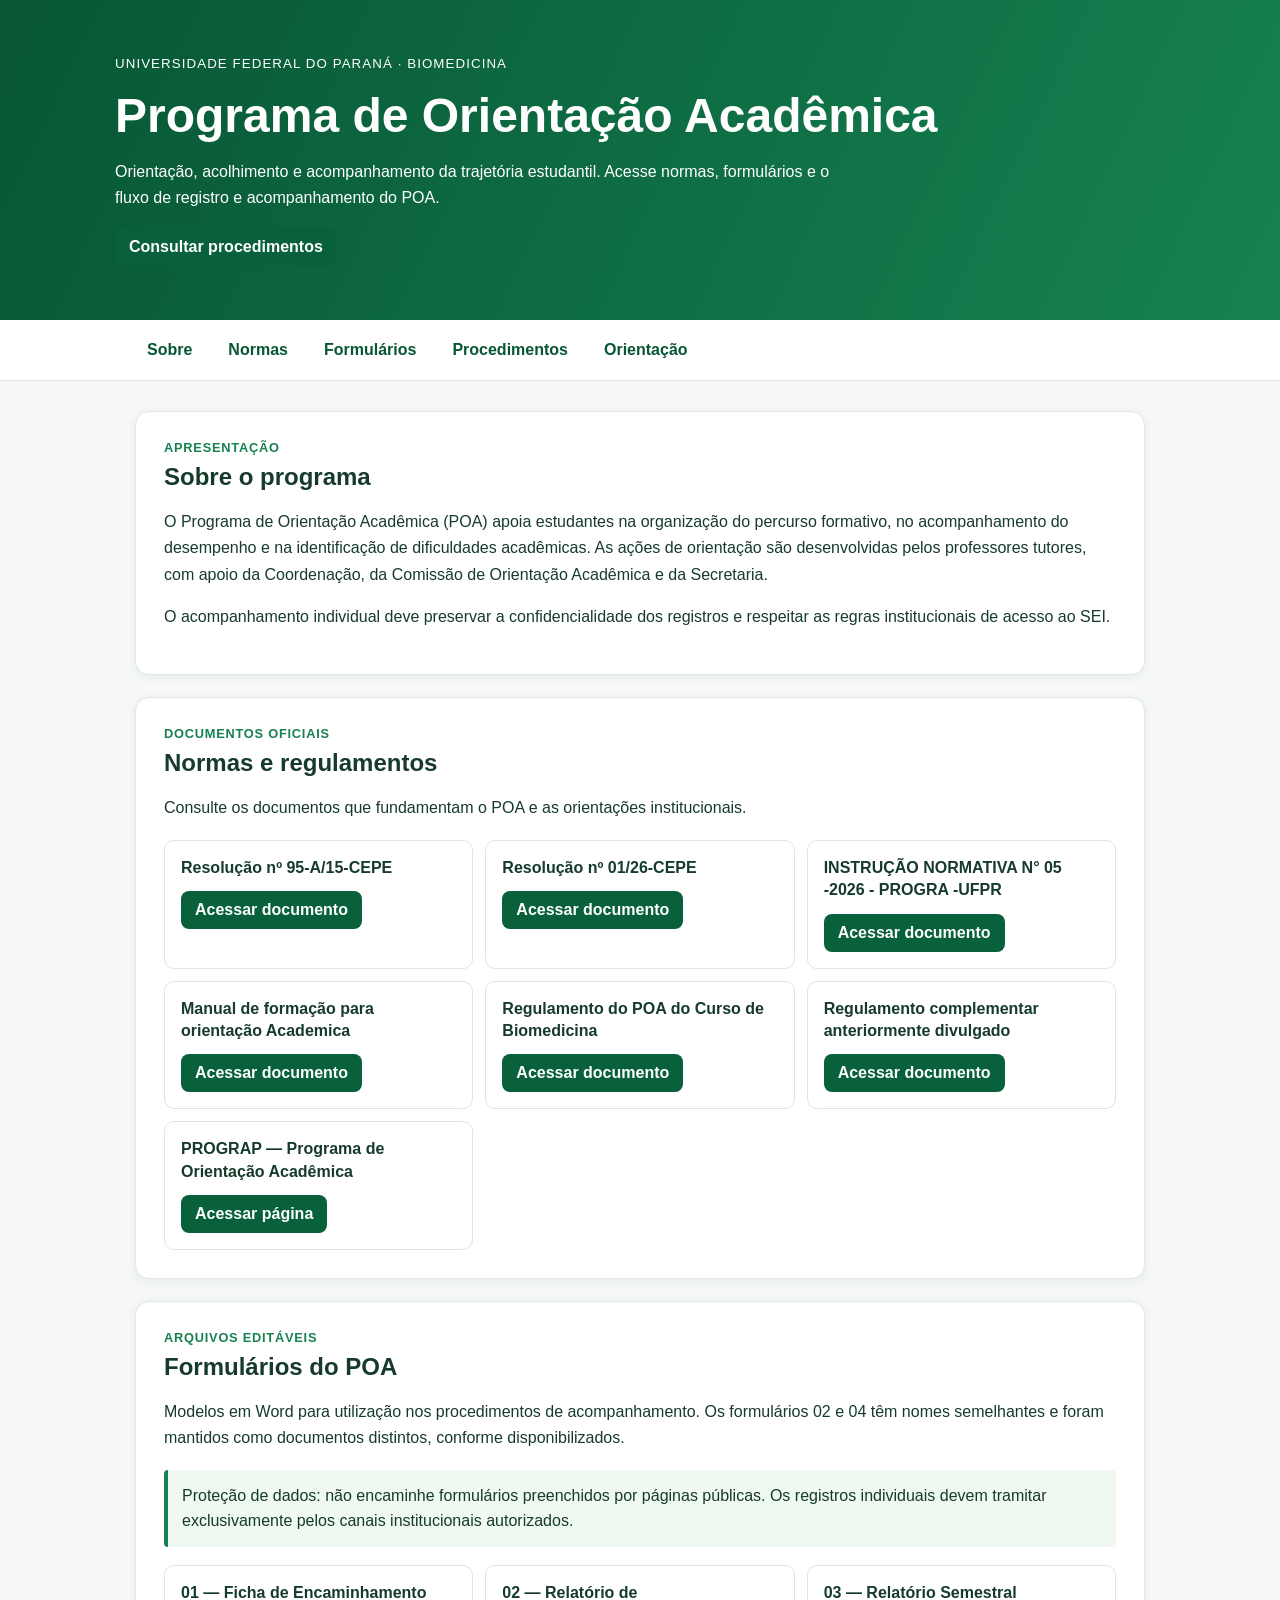
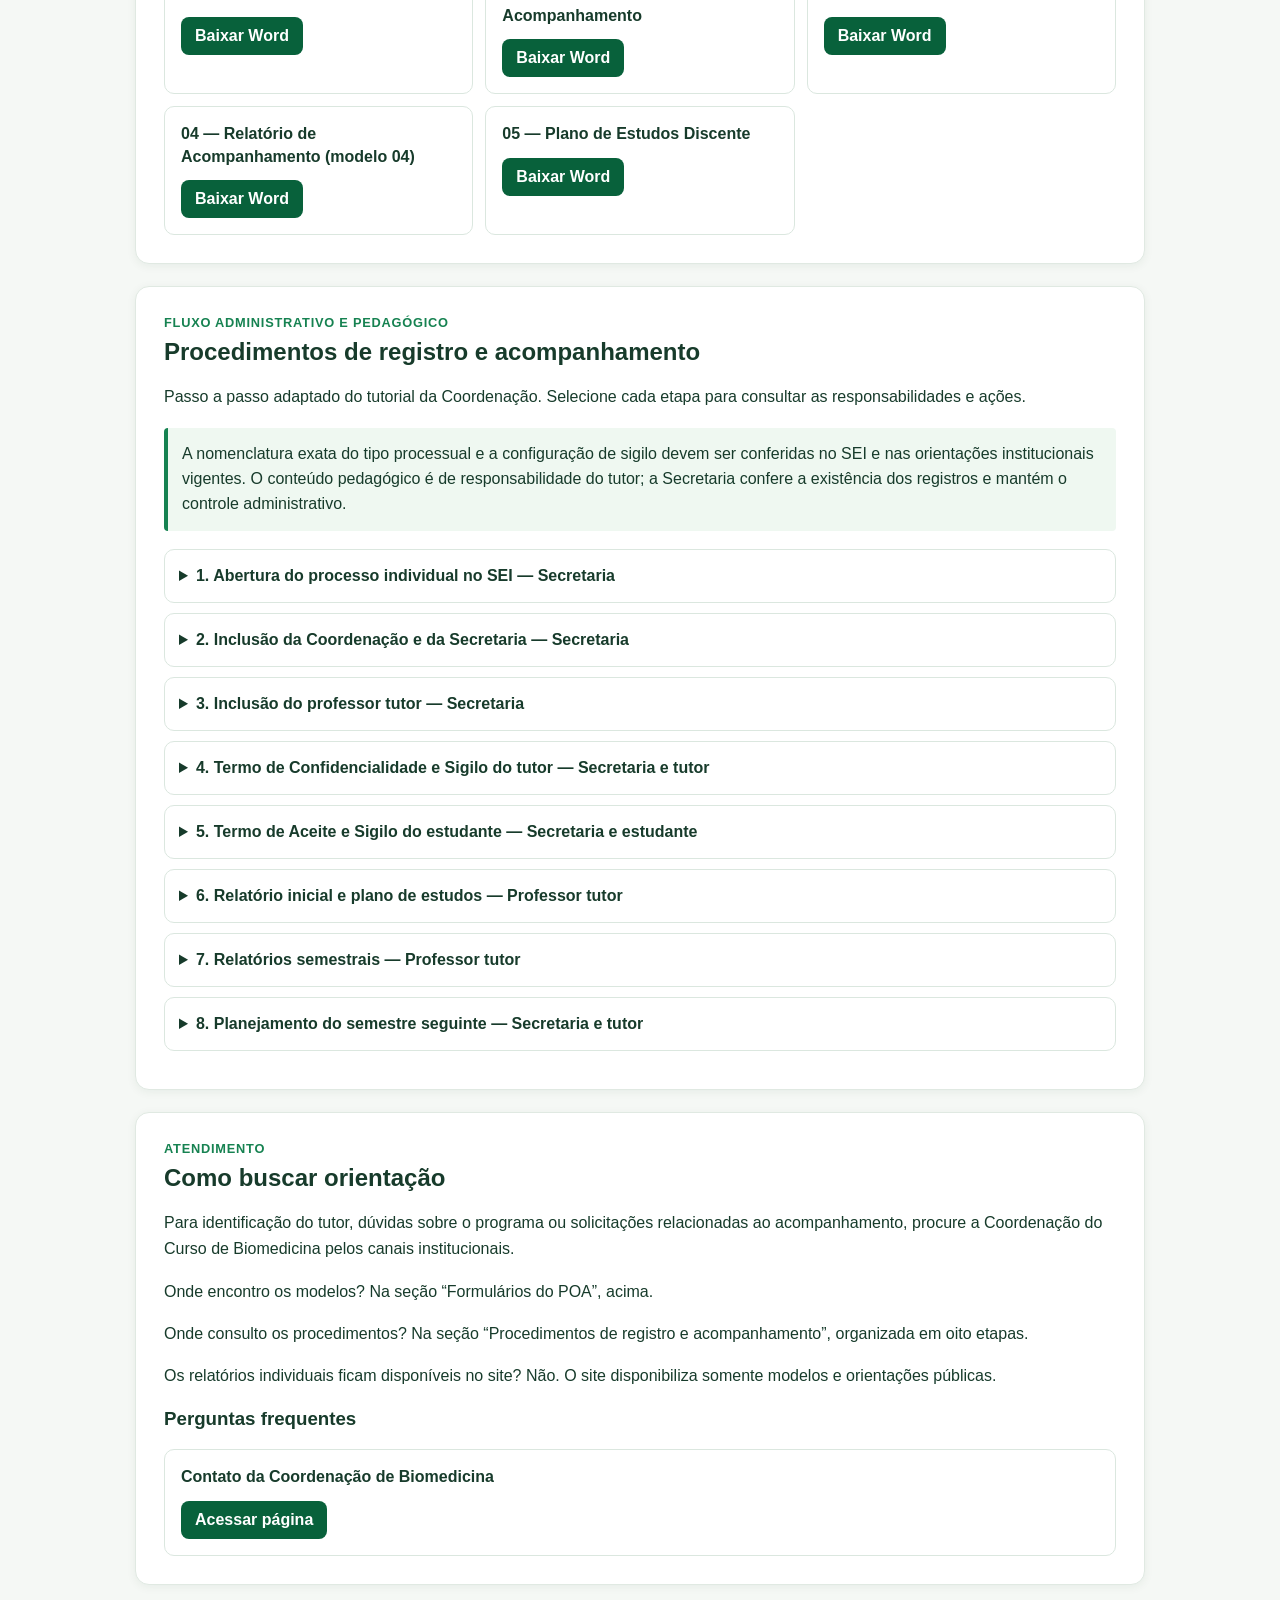
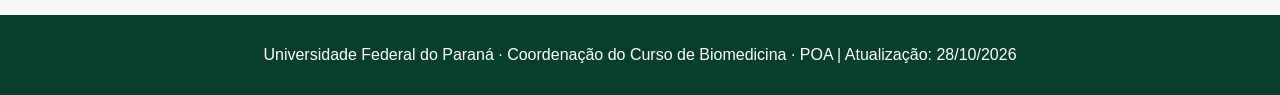
<file: POA_Biomedicina_COMPLETO.html>
<!doctype html><html lang="pt-BR"><head><meta charset="utf-8"><meta name="viewport" content="width=device-width,initial-scale=1"><title>Programa de Orientação Acadêmica | Biomedicina UFPR</title><style>
:root{font-family:Arial,Helvetica,sans-serif;color:#173b2b;background:#f5f8f5}*{box-sizing:border-box}body{margin:0}header{background:linear-gradient(115deg,#075634,#168251);color:white;padding:54px max(22px,calc((100vw - 1050px)/2))}header small{letter-spacing:.08em}h1{font-size:clamp(2rem,4vw,3rem);margin:16px 0}header p{max-width:750px;line-height:1.65}nav{background:white;border-bottom:1px solid #dbe6dd;position:sticky;top:0;z-index:3}nav>div{max-width:1050px;margin:auto;display:flex;gap:12px;overflow:auto;padding:12px 20px}nav a{color:#075634;text-decoration:none;font-weight:bold;padding:9px 12px;white-space:nowrap;border-radius:7px}nav a:hover{background:#e5f3e9}main{max-width:1050px;margin:30px auto;padding:0 20px}section{scroll-margin-top:90px;background:white;border:1px solid #e0e9e2;border-radius:14px;padding:28px;margin-bottom:22px;box-shadow:0 2px 10px #123d2510}.eyebrow{color:#168251;font-size:.8rem;font-weight:bold;text-transform:uppercase;letter-spacing:.06em}h2{margin:8px 0 18px}p{line-height:1.65}.links{display:grid;grid-template-columns:repeat(auto-fit,minmax(250px,1fr));gap:12px;margin-top:18px}.link{border:1px solid #dbe7df;border-radius:10px;padding:16px;display:flex;flex-direction:column;gap:12px}.link strong{line-height:1.4}.btn{display:inline-block;background:#08613b;color:white!important;text-decoration:none;padding:10px 14px;border-radius:8px;font-weight:bold;width:fit-content}.btn:hover{background:#07492e}.notice{border-left:4px solid #168251;background:#eff8f1;padding:14px;margin:18px 0;border-radius:4px;line-height:1.55}details{border:1px solid #dbe7df;border-radius:10px;margin:10px 0;padding:14px}summary{cursor:pointer;font-weight:bold;line-height:1.5}details p{margin-bottom:0}footer{text-align:center;padding:28px;background:#073f2a;color:white;line-height:1.5}.error{color:#8c1b1b;background:#fff1f1;padding:18px;border-radius:8px}a:focus-visible,summary:focus-visible{outline:3px solid #e9b949} @media(max-width:600px){header{padding:36px 20px}section{padding:20px}}
</style></head><body><header id="hero"></header><nav><div id="nav"></div></nav><main id="main"><p>Carregando conteúdo…</p></main><footer id="footer"></footer><script>
const E=(tag,cls,text)=>{const x=document.createElement(tag);if(cls)x.className=cls;if(text!==undefined)x.textContent=String(text);return x};
const add=(parent,child)=>{parent.appendChild(child);return child};
function render(d){document.title=d.meta?.titulo||document.title;const hero=document.getElementById('hero');hero.replaceChildren();add(hero,E('small','',d.hero?.sobretitulo||''));add(hero,E('h1','',d.hero?.titulo||''));add(hero,E('p','',d.hero?.descricao||''));if(d.hero?.destinoBotao){const a=add(hero,E('a','btn',d.hero.textoBotao||'Saiba mais'));a.href=d.hero.destinoBotao}
const nav=document.getElementById('nav');nav.replaceChildren();(d.navegacao||[]).forEach(n=>{const a=add(nav,E('a','',n.texto||n.id));a.href='#'+n.id});const main=document.getElementById('main');main.replaceChildren();(d.secoes||[]).forEach(s=>{const section=add(main,E('section'));section.id=s.id;add(section,E('div','eyebrow',s.etiqueta||''));add(section,E('h2','',s.titulo||''));(s.paragrafos||[]).forEach(t=>add(section,E('p','',t)));if(s.subtitulo)add(section,E('h3','',s.subtitulo));if(s.aviso)add(section,E('div','notice',s.aviso));if(s.links?.length){const grid=add(section,E('div','links'));s.links.forEach(l=>{const card=add(grid,E('div','link'));add(card,E('strong','',l.titulo));if(l.url){const a=add(card,E('a','btn',l.botao||'Acessar'));a.href=l.url;a.target='_blank';a.rel='noopener noreferrer'}else add(card,E('span','', 'Link indisponível'))})}if(s.etapas?.length){s.etapas.forEach(step=>{const details=add(section,E('details'));add(details,E('summary','',`${step.numero}. ${step.titulo} — ${step.responsavel}`));add(details,E('p','',step.descricao))})}});document.getElementById('footer').textContent=d.rodape||''}
const dadosIncorporados = {"meta": {"titulo": "Programa de Orientação Acadêmica | Biomedicina UFPR", "versao": "8.0", "atualizacao": "2026-10-28", "instituicao": "Universidade Federal do Paraná", "unidade": "Coordenação do Curso de Biomedicina"}, "hero": {"sobretitulo": "UNIVERSIDADE FEDERAL DO PARANÁ · BIOMEDICINA", "titulo": "Programa de Orientação Acadêmica", "descricao": "Orientação, acolhimento e acompanhamento da trajetória estudantil. Acesse normas, formulários e o fluxo de registro e acompanhamento do POA.", "textoBotao": "Consultar procedimentos", "destinoBotao": "#procedimentos"}, "navegacao": [{"id": "sobre", "texto": "Sobre"}, {"id": "normas", "texto": "Normas"}, {"id": "formularios", "texto": "Formulários"}, {"id": "procedimentos", "texto": "Procedimentos"}, {"id": "duvidas", "texto": "Orientação"}], "secoes": [{"id": "sobre", "etiqueta": "Apresentação", "titulo": "Sobre o programa", "paragrafos": ["O Programa de Orientação Acadêmica (POA) apoia estudantes na organização do percurso formativo, no acompanhamento do desempenho e na identificação de dificuldades acadêmicas. As ações de orientação são desenvolvidas pelos professores tutores, com apoio da Coordenação, da Comissão de Orientação Acadêmica e da Secretaria.", "O acompanhamento individual deve preservar a confidencialidade dos registros e respeitar as regras institucionais de acesso ao SEI."]}, {"id": "normas", "etiqueta": "Documentos oficiais", "titulo": "Normas e regulamentos", "paragrafos": ["Consulte os documentos que fundamentam o POA e as orientações institucionais."], "links": [{"titulo": "Resolução nº 95-A/15-CEPE", "url": "https://bio.ufpr.br/biomedicina/wp-content/uploads/sites/4/2026/10/Programa-de-Orientacao-Academica-dos-95-15-CEPE.pdf", "botao": "Acessar documento"}, {"titulo": "Resolução nº 01/26-CEPE", "url": "https://bio.ufpr.br/biomedicina/wp-content/uploads/sites/4/2026/10/Resolucao-01-2026-CEPE-Dispoe-sobre-o-Programa-de-Acompanhamento-e-Orientacao-Academica.pdf", "botao": "Acessar documento"}, {"titulo": "INSTRUÇÃO NORMATIVA N° 05 -2026 - PROGRA -UFPR", "url": "https://bio.ufpr.br/biomedicina/wp-content/uploads/sites/4/2026/10/INSTRUCAO-NORMATIVA-N°-05-2026-PROGRA-UFPR.pdf", "botao": "Acessar documento"}, {"titulo": "Manual de formação para orientação Academica", "url": "https://bio.ufpr.br/biomedicina/wp-content/uploads/sites/4/2026/10/Manual-de-formacao-para-orientacao-Academica.pdf", "botao": "Acessar documento"}, {"titulo": "Regulamento do POA do Curso de Biomedicina", "url": "https://bio.ufpr.br/biomedicina/wp-content/uploads/sites/4/2026/10/Biomedicina-POA.pdf", "botao": "Acessar documento"}, {"titulo": "Regulamento complementar anteriormente divulgado", "url": "https://bio.ufpr.br/biomedicina/wp-content/uploads/sites/4/2026/10/PROGRAMA-DE-ORIENTACAO-ACADEMICA.pdf", "botao": "Acessar documento"}, {"titulo": "PROGRAP — Programa de Orientação Acadêmica", "url": "https://prograp.ufpr.br/copeg/programa-de-orientacao-academica-poa/", "botao": "Acessar página"}]}, {"id": "formularios", "etiqueta": "Arquivos editáveis", "titulo": "Formulários do POA", "paragrafos": ["Modelos em Word para utilização nos procedimentos de acompanhamento. Os formulários 02 e 04 têm nomes semelhantes e foram mantidos como documentos distintos, conforme disponibilizados."], "links": [{"titulo": "01 — Ficha de Encaminhamento", "url": "https://bio.ufpr.br/biomedicina/wp-content/uploads/sites/4/2026/10/01_Ficha_de_Encaminhamento.docx", "botao": "Baixar Word"}, {"titulo": "02 — Relatório de Acompanhamento", "url": "https://bio.ufpr.br/biomedicina/wp-content/uploads/sites/4/2026/10/02_Relatorio_de_Acompanhamento.docx", "botao": "Baixar Word"}, {"titulo": "03 — Relatório Semestral", "url": "https://bio.ufpr.br/biomedicina/wp-content/uploads/sites/4/2026/10/03_Relatorio_Semestral.docx", "botao": "Baixar Word"}, {"titulo": "04 — Relatório de Acompanhamento (modelo 04)", "url": "https://bio.ufpr.br/biomedicina/wp-content/uploads/sites/4/2026/10/04_Relatorio_de_Acompanhamento.docx", "botao": "Baixar Word"}, {"titulo": "05 — Plano de Estudos Discente", "url": "https://bio.ufpr.br/biomedicina/wp-content/uploads/sites/4/2026/10/05_PLANO-DE-ESTUDOS-DISCENTE.docx", "botao": "Baixar Word"}], "aviso": "Proteção de dados: não encaminhe formulários preenchidos por páginas públicas. Os registros individuais devem tramitar exclusivamente pelos canais institucionais autorizados."}, {"id": "procedimentos", "etiqueta": "Fluxo administrativo e pedagógico", "titulo": "Procedimentos de registro e acompanhamento", "paragrafos": ["Passo a passo adaptado do tutorial da Coordenação. Selecione cada etapa para consultar as responsabilidades e ações."], "aviso": "A nomenclatura exata do tipo processual e a configuração de sigilo devem ser conferidas no SEI e nas orientações institucionais vigentes. O conteúdo pedagógico é de responsabilidade do tutor; a Secretaria confere a existência dos registros e mantém o controle administrativo.", "etapas": [{"numero": 1, "responsavel": "Secretaria", "titulo": "Abertura do processo individual no SEI", "descricao": "Conferir nome, GRR e semestre de ingresso no acompanhamento. Abrir processo individual com tipo adequado ao POA, conferir nomenclatura disponível, classificação de acesso e registrar número SEI e tutor em controle interno sem dados sensíveis desnecessários."}, {"numero": 2, "responsavel": "Secretaria", "titulo": "Inclusão da Coordenação e da Secretaria", "descricao": "Providenciar acesso às coordenadoras e aos servidores autorizados da Secretaria, respeitando as permissões aplicáveis aos processos sigilosos."}, {"numero": 3, "responsavel": "Secretaria", "titulo": "Inclusão do professor tutor", "descricao": "Confirmar designação do tutor, conceder acesso autorizado ao processo e comunicar número SEI, documentos necessários e cronograma de registros por e-mail institucional."}, {"numero": 4, "responsavel": "Secretaria e tutor", "titulo": "Termo de Confidencialidade e Sigilo do tutor", "descricao": "Disponibilizar o termo para assinatura eletrônica do tutor e conferir sua juntada ao processo individual."}, {"numero": 5, "responsavel": "Secretaria e estudante", "titulo": "Termo de Aceite e Sigilo do estudante", "descricao": "Disponibilizar o termo para assinatura conforme procedimento institucional e registrar eventual recusa ou desistência de maneira objetiva."}, {"numero": 6, "responsavel": "Professor tutor", "titulo": "Relatório inicial e plano de estudos", "descricao": "Realizar acolhimento e análise do percurso acadêmico; preencher Relatório de Acompanhamento e Plano de Estudos Discente; colher anuência e assinaturas e inserir os registros no processo sigiloso."}, {"numero": 7, "responsavel": "Professor tutor", "titulo": "Relatórios semestrais", "descricao": "Registrar atendimentos e encaminhamentos; ao final do semestre inserir relatório de acompanhamento semestral; no início do semestre atualizar o plano de estudos. Usar ficha de encaminhamento quando aplicável."}, {"numero": 8, "responsavel": "Secretaria e tutor", "titulo": "Planejamento do semestre seguinte", "descricao": "Após consolidação dos resultados, a Secretaria prepara alternativas de grade considerando aprovações, reprovações, pré-requisitos e ofertas; encaminha ao tutor, que discute e ajusta o planejamento com o estudante. As opções não garantem matrícula ou vaga."}]}, {"id": "duvidas", "etiqueta": "Atendimento", "titulo": "Como buscar orientação", "paragrafos": ["Para identificação do tutor, dúvidas sobre o programa ou solicitações relacionadas ao acompanhamento, procure a Coordenação do Curso de Biomedicina pelos canais institucionais.", "Onde encontro os modelos? Na seção “Formulários do POA”, acima.", "Onde consulto os procedimentos? Na seção “Procedimentos de registro e acompanhamento”, organizada em oito etapas.", "Os relatórios individuais ficam disponíveis no site? Não. O site disponibiliza somente modelos e orientações públicas."], "links": [{"titulo": "Contato da Coordenação de Biomedicina", "url": "https://bio.ufpr.br/biomedicina/contato/", "botao": "Acessar página"}], "subtitulo": "Perguntas frequentes"}], "rodape": "Universidade Federal do Paraná · Coordenação do Curso de Biomedicina · POA | Atualização: 28/10/2026"};
try { render(dadosIncorporados); } catch(e) { console.error(e); document.getElementById('main').textContent='Erro ao apresentar conteúdo: '+e.message; }
</script></body></html>
</file>
